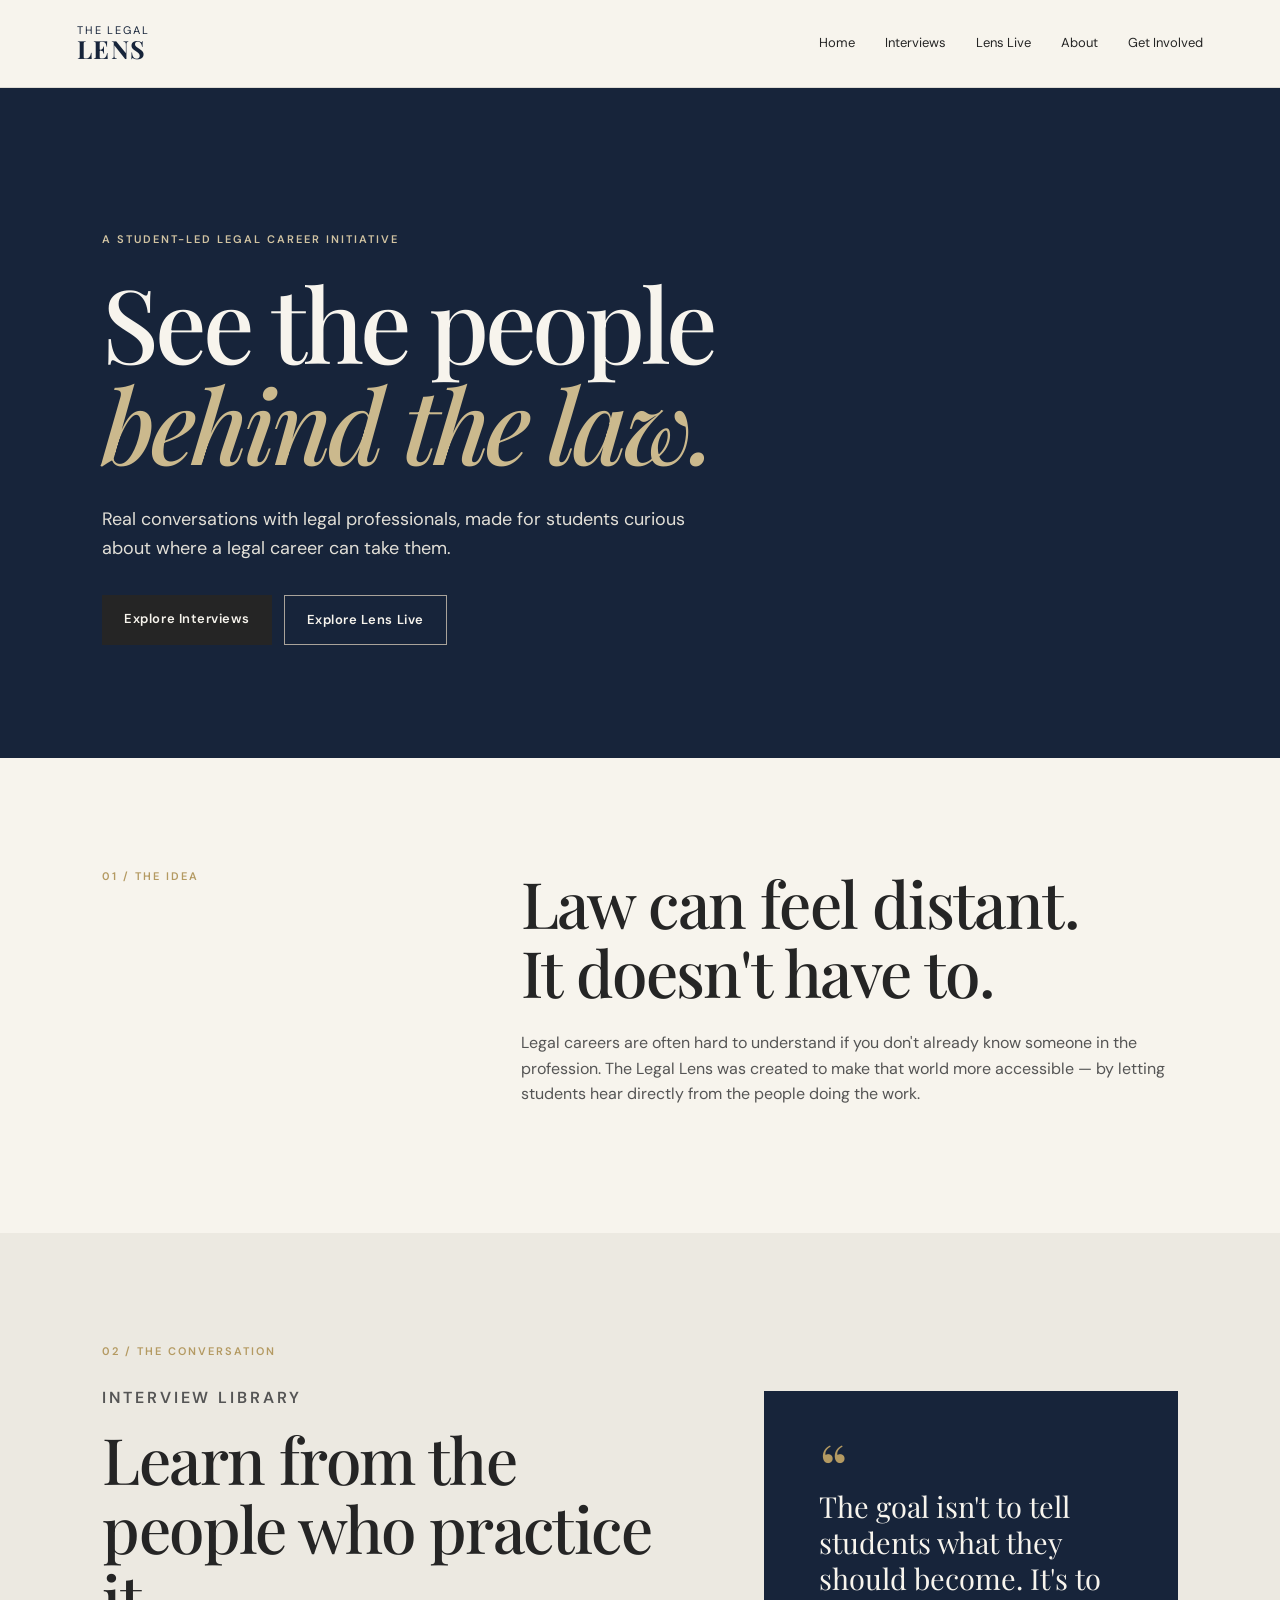
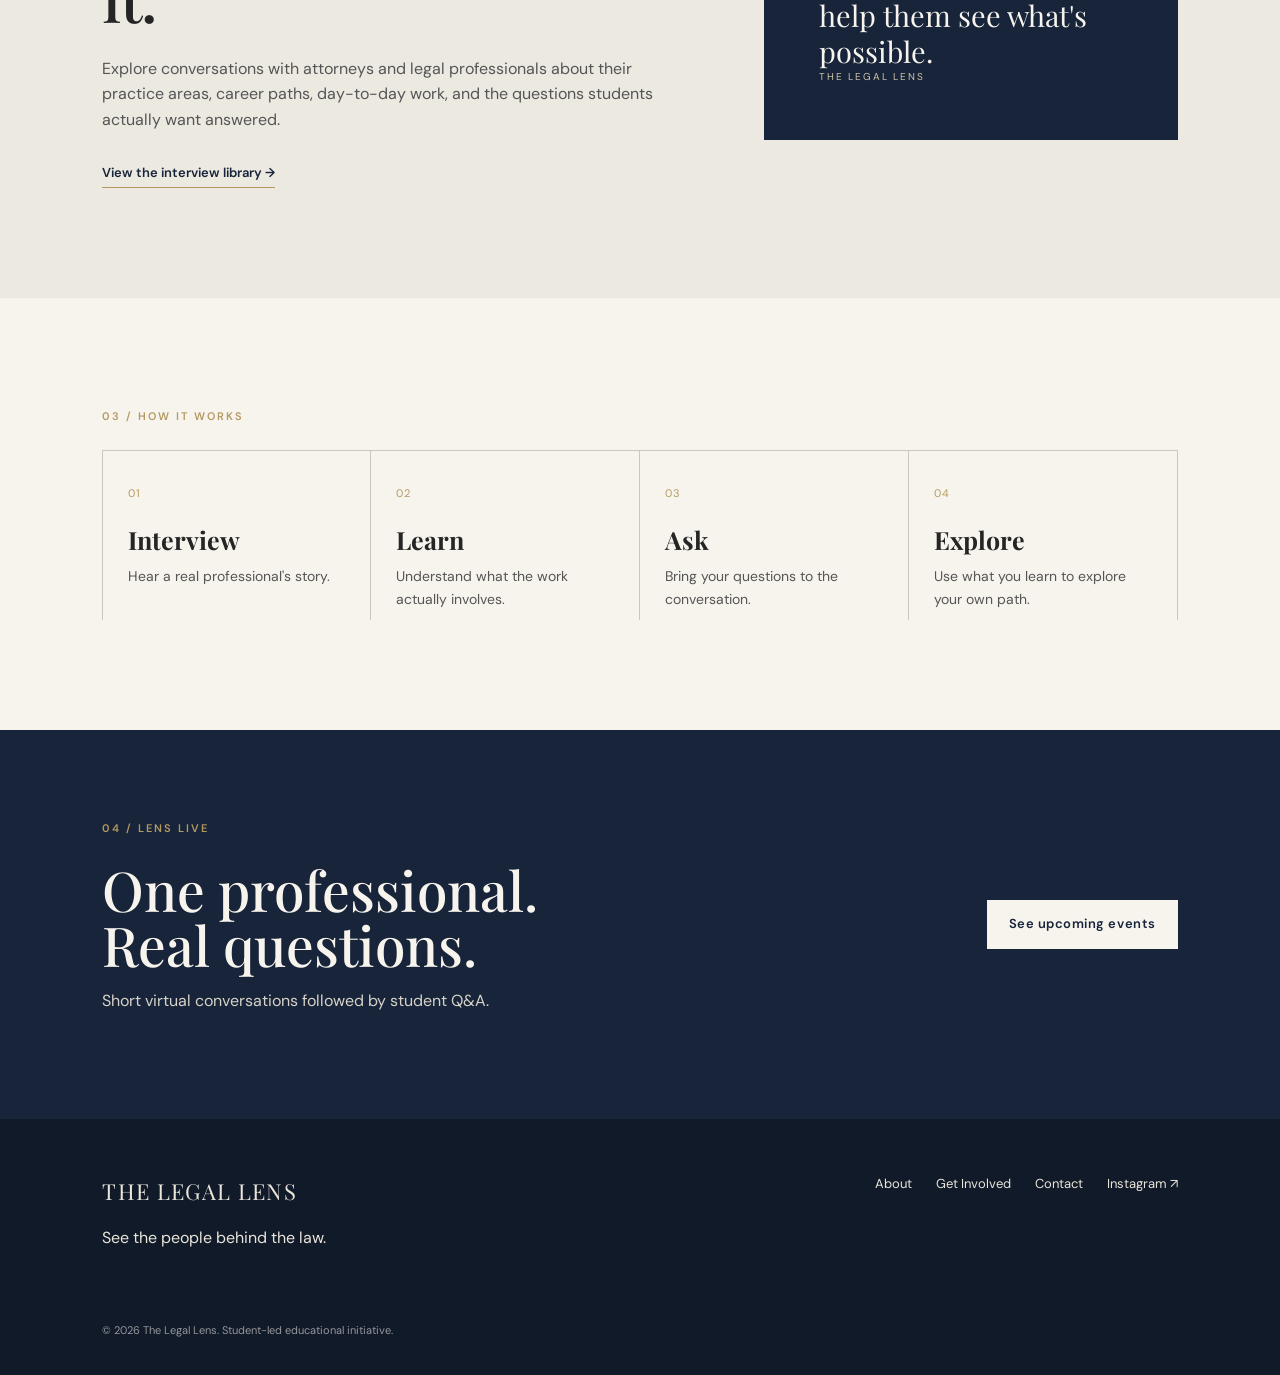
<file: index.html>
<!DOCTYPE html>
<html lang="en">
<head>
  <meta charset="UTF-8">
  <meta name="viewport" content="width=device-width, initial-scale=1.0">
  <meta name="description" content="The Legal Lens — a student-led legal career initiative connecting students with legal professionals through real conversations, career stories, and live Q&As.">
  <title>The Legal Lens | See the people behind the law.</title>
  <link rel="preconnect" href="https://fonts.googleapis.com">
  <link rel="preconnect" href="https://fonts.gstatic.com" crossorigin>
  <link href="https://fonts.googleapis.com/css2?family=DM+Sans:wght@400;500;600&family=Playfair+Display:wght@500;600&display=swap" rel="stylesheet">
  <link rel="stylesheet" href="style.css">
</head>
<body>
<header class="site-header">
  <a class="brand" href="index.html"><span>THE LEGAL</span><strong>LENS</strong></a>
  <button class="menu-btn" aria-label="Open menu">☰</button>
  <nav>
    <a href="index.html">Home</a>
    <a href="interviews.html">Interviews</a>
    <a href="lens-live.html">Lens Live</a>
    <a href="about.html">About</a>
    <a href="get-involved.html">Get Involved</a>
  </nav>
</header>

<main>
<section class="hero">
  <div class="eyebrow">A STUDENT-LED LEGAL CAREER INITIATIVE</div>
  <h1>See the people<br><em>behind the law.</em></h1>
  <p class="hero-copy">Real conversations with legal professionals, made for students curious about where a legal career can take them.</p>
  <div class="hero-actions">
    <a class="button dark" href="interviews.html">Explore Interviews</a>
    <a class="button light" href="lens-live.html">Explore Lens Live</a>
  </div>
</section>

<section class="intro section">
  <div class="section-label">01 / THE IDEA</div>
  <div>
    <h2>Law can feel distant.<br>It doesn't have to.</h2>
    <p>Legal careers are often hard to understand if you don't already know someone in the profession. The Legal Lens was created to make that world more accessible — by letting students hear directly from the people doing the work.</p>
  </div>
</section>

<section class="feature section">
  <div class="feature-copy">
    <div class="section-label">02 / THE CONVERSATION</div>
    <p class="kicker">INTERVIEW LIBRARY</p>
    <h2>Learn from the people who practice it.</h2>
    <p>Explore conversations with attorneys and legal professionals about their practice areas, career paths, day-to-day work, and the questions students actually want answered.</p>
    <a class="text-link" href="interviews.html">View the interview library →</a>
  </div>
  <div class="quote-card">
    <span class="quote-mark">“</span>
    <p>The goal isn't to tell students what they should become. It's to help them see what's possible.</p>
    <span class="quote-source">THE LEGAL LENS</span>
  </div>
</section>

<section class="loop section">
  <div class="section-label">03 / HOW IT WORKS</div>
  <div class="loop-grid">
    <div><span>01</span><h3>Interview</h3><p>Hear a real professional's story.</p></div>
    <div><span>02</span><h3>Learn</h3><p>Understand what the work actually involves.</p></div>
    <div><span>03</span><h3>Ask</h3><p>Bring your questions to the conversation.</p></div>
    <div><span>04</span><h3>Explore</h3><p>Use what you learn to explore your own path.</p></div>
  </div>
</section>

<section class="cta">
  <div>
    <div class="section-label">04 / LENS LIVE</div>
    <h2>One professional.<br>Real questions.</h2>
    <p>Short virtual conversations followed by student Q&A.</p>
  </div>
  <a class="button ivory" href="lens-live.html">See upcoming events</a>
</section>
</main>

<footer>
  <div><span class="footer-brand">THE LEGAL LENS</span><p>See the people behind the law.</p></div>
  <div class="footer-links"><a href="about.html">About</a><a href="get-involved.html">Get Involved</a><a href="mailto:thelegallensinitiative@gmail.com">Contact</a><a href="https://www.instagram.com/" target="_blank" rel="noopener">Instagram ↗</a></div>
  <small>© 2026 The Legal Lens. Student-led educational initiative.</small>
</footer>
<script src="script.js"></script>
</body>
</html>
</file>
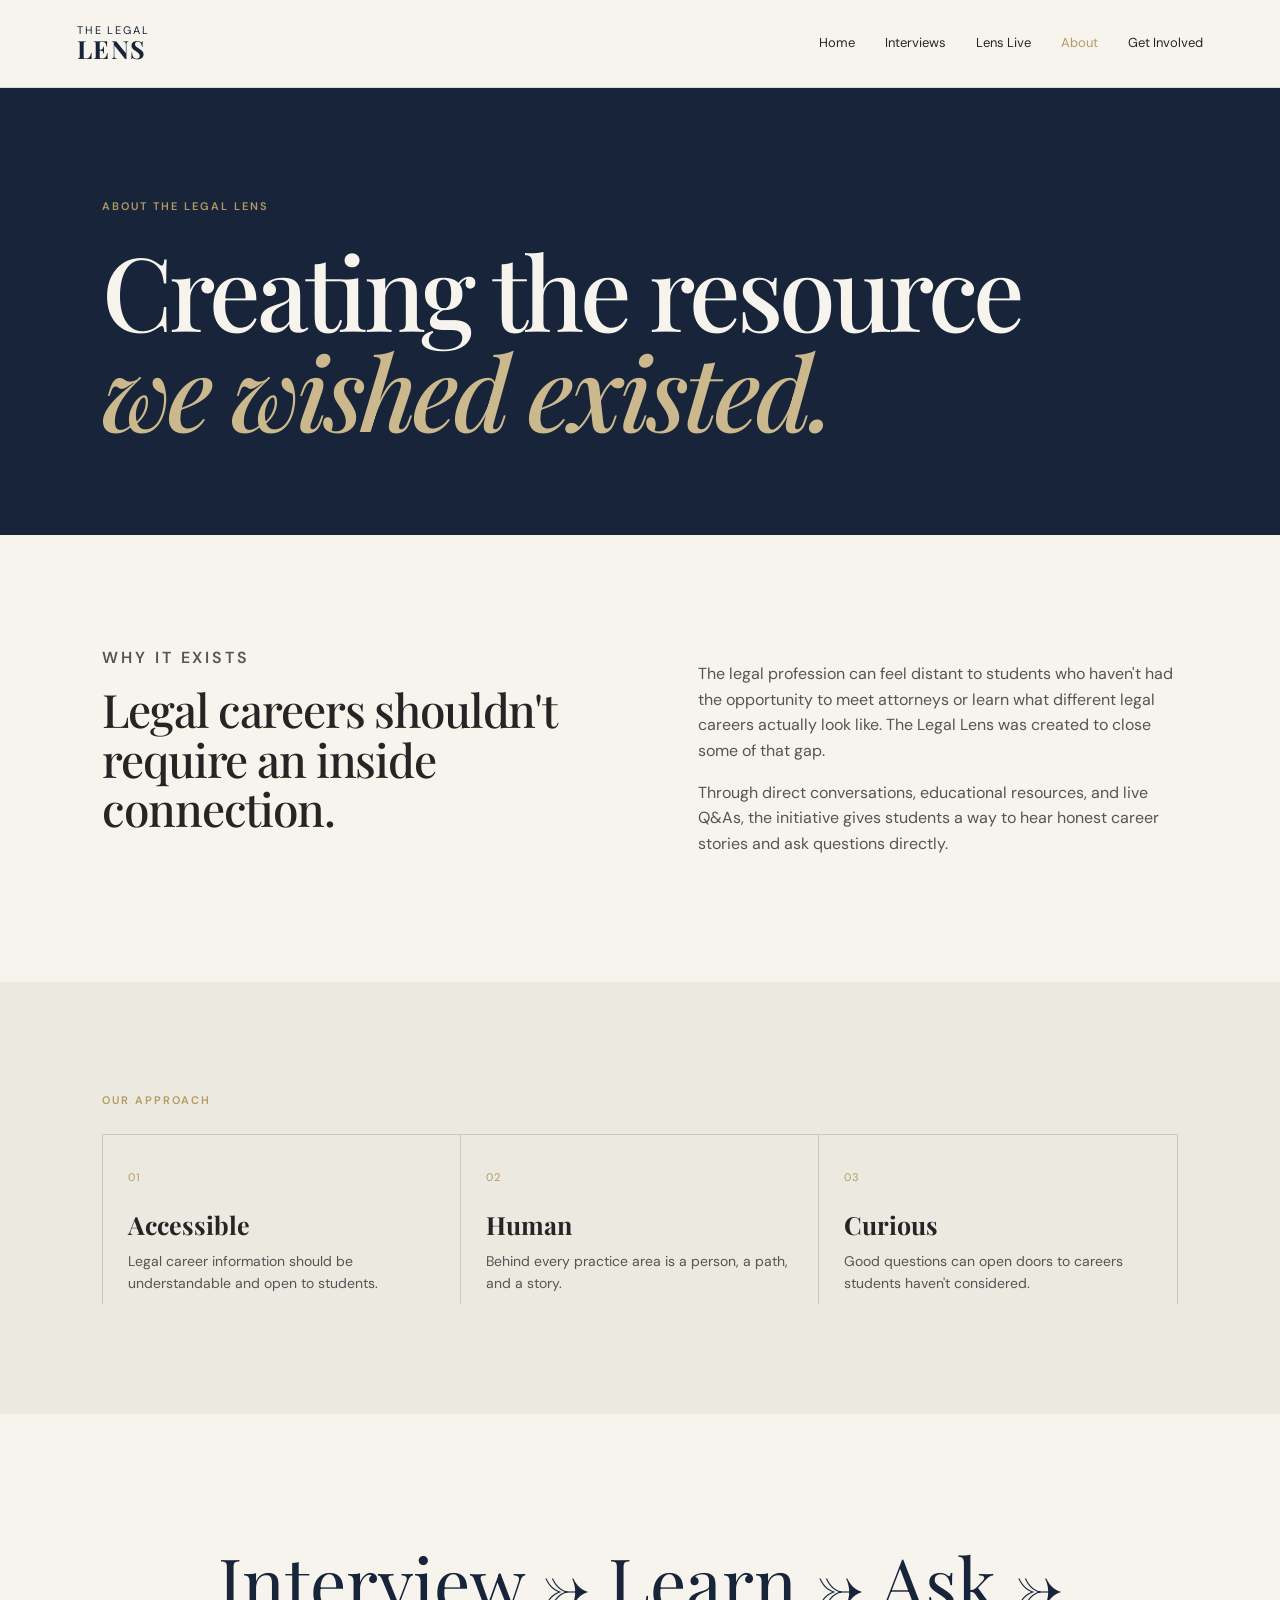
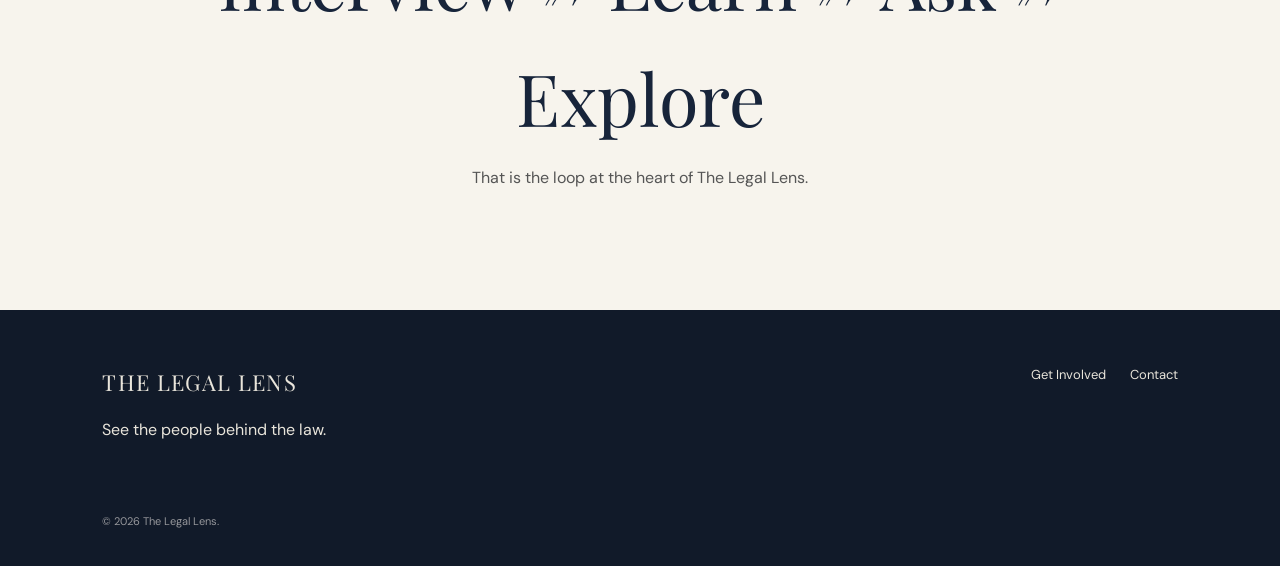
<file: about.html>
<!DOCTYPE html>
<html lang="en">
<head><meta charset="UTF-8"><meta name="viewport" content="width=device-width,initial-scale=1.0"><title>About | The Legal Lens</title><link rel="preconnect" href="https://fonts.googleapis.com"><link rel="preconnect" href="https://fonts.gstatic.com" crossorigin><link href="https://fonts.googleapis.com/css2?family=DM+Sans:wght@400;500;600&family=Playfair+Display:wght@500;600&display=swap" rel="stylesheet"><link rel="stylesheet" href="style.css"></head>
<body>
<header class="site-header"><a class="brand" href="index.html"><span>THE LEGAL</span><strong>LENS</strong></a><button class="menu-btn">☰</button><nav><a href="index.html">Home</a><a href="interviews.html">Interviews</a><a href="lens-live.html">Lens Live</a><a class="active" href="about.html">About</a><a href="get-involved.html">Get Involved</a></nav></header>
<main>
<section class="page-hero"><div class="section-label">ABOUT THE LEGAL LENS</div><h1>Creating the resource<br><em>we wished existed.</em></h1></section>
<section class="section two-col"><div><p class="kicker">WHY IT EXISTS</p><h2>Legal careers shouldn't require an inside connection.</h2></div><div><p>The legal profession can feel distant to students who haven't had the opportunity to meet attorneys or learn what different legal careers actually look like. The Legal Lens was created to close some of that gap.</p><p>Through direct conversations, educational resources, and live Q&As, the initiative gives students a way to hear honest career stories and ask questions directly.</p></div></section>
<section class="section manifesto"><div class="section-label">OUR APPROACH</div><div class="manifesto-grid"><div><span>01</span><h3>Accessible</h3><p>Legal career information should be understandable and open to students.</p></div><div><span>02</span><h3>Human</h3><p>Behind every practice area is a person, a path, and a story.</p></div><div><span>03</span><h3>Curious</h3><p>Good questions can open doors to careers students haven't considered.</p></div></div></section>
<section class="section"><div class="pullquote">Interview → Learn → Ask → Explore</div><p class="center-copy">That is the loop at the heart of The Legal Lens.</p></section>
</main>
<footer><div><span class="footer-brand">THE LEGAL LENS</span><p>See the people behind the law.</p></div><div class="footer-links"><a href="get-involved.html">Get Involved</a><a href="mailto:thelegallensinitiative@gmail.com">Contact</a></div><small>© 2026 The Legal Lens.</small></footer><script src="script.js"></script></body></html>
</file>
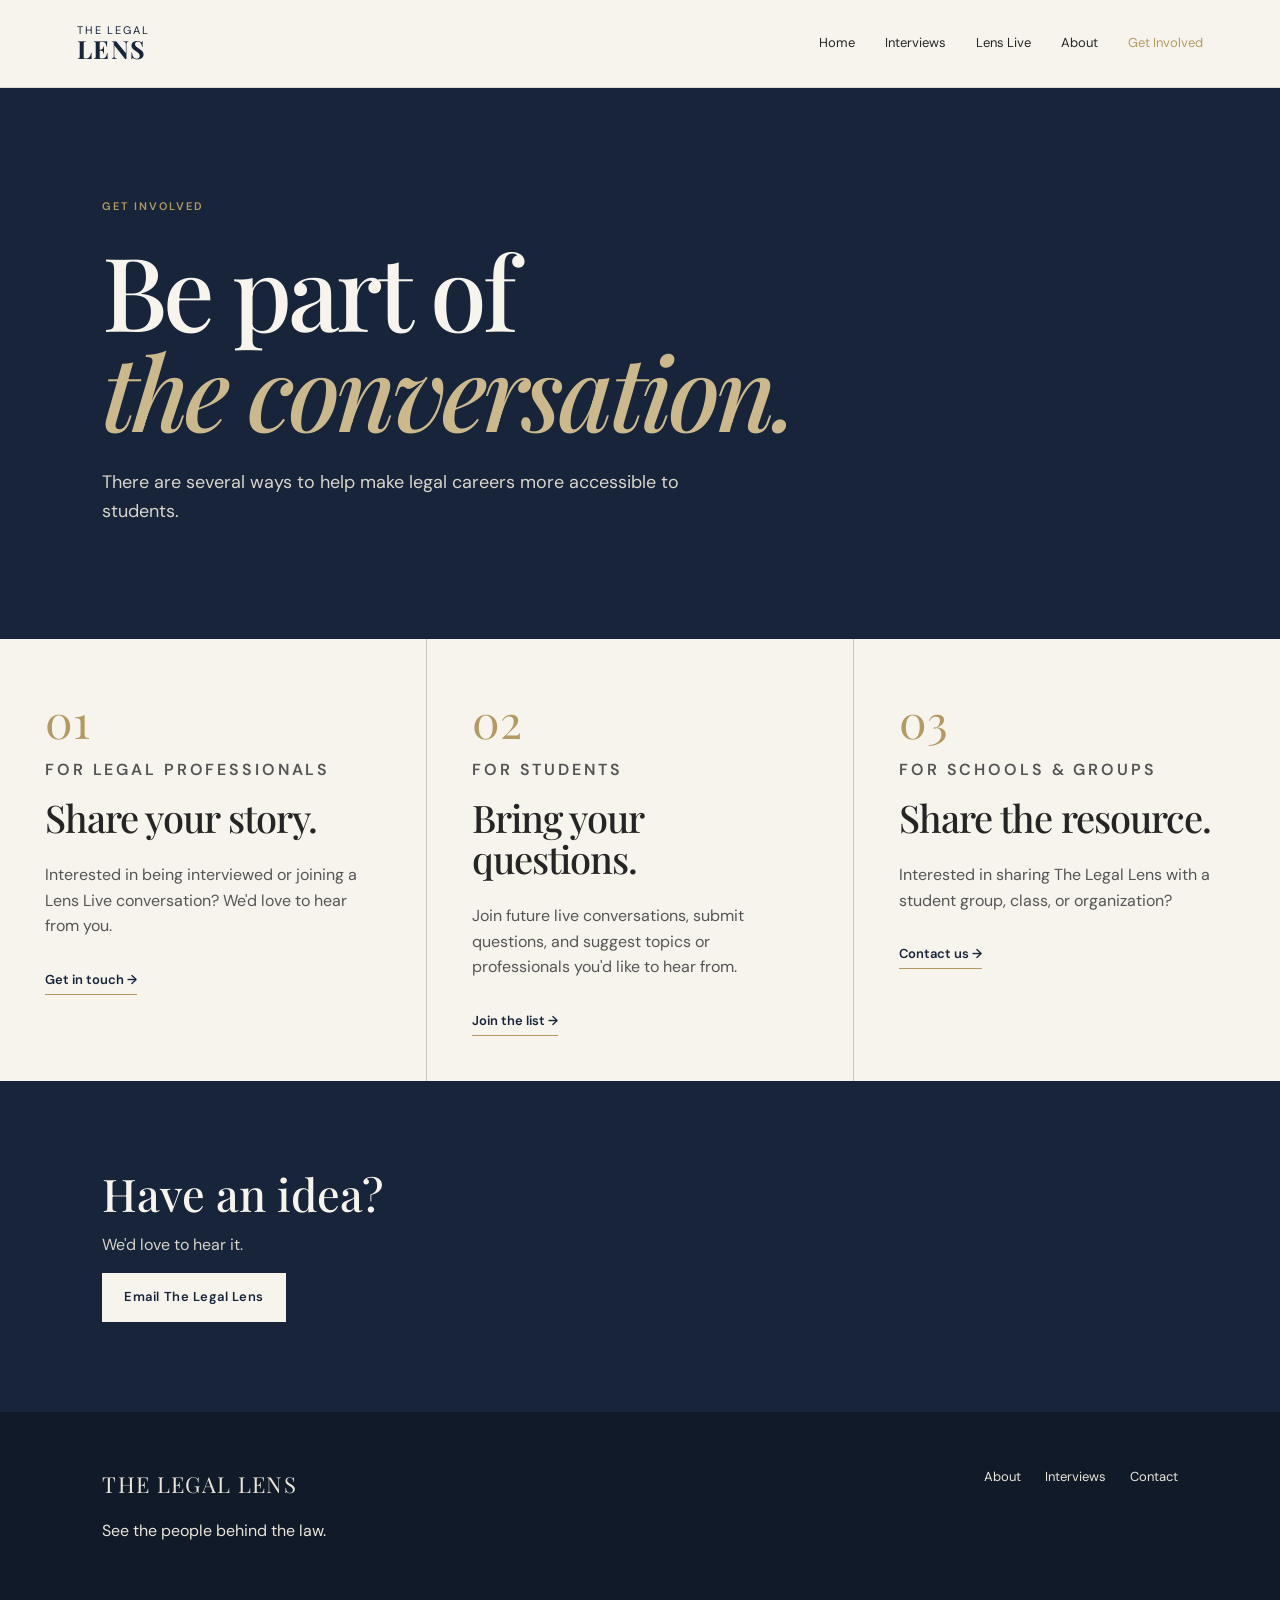
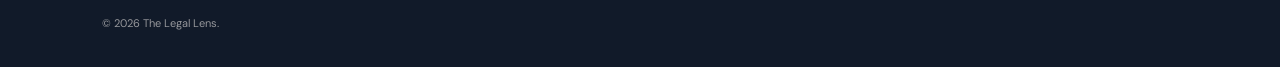
<file: get-involved.html>
<!DOCTYPE html>
<html lang="en">
<head><meta charset="UTF-8"><meta name="viewport" content="width=device-width,initial-scale=1.0"><title>Get Involved | The Legal Lens</title><link rel="preconnect" href="https://fonts.googleapis.com"><link rel="preconnect" href="https://fonts.gstatic.com" crossorigin><link href="https://fonts.googleapis.com/css2?family=DM+Sans:wght@400;500;600&family=Playfair+Display:wght@500;600&display=swap" rel="stylesheet"><link rel="stylesheet" href="style.css"></head>
<body>
<header class="site-header"><a class="brand" href="index.html"><span>THE LEGAL</span><strong>LENS</strong></a><button class="menu-btn">☰</button><nav><a href="index.html">Home</a><a href="interviews.html">Interviews</a><a href="lens-live.html">Lens Live</a><a href="about.html">About</a><a class="active" href="get-involved.html">Get Involved</a></nav></header>
<main>
<section class="page-hero"><div class="section-label">GET INVOLVED</div><h1>Be part of<br><em>the conversation.</em></h1><p>There are several ways to help make legal careers more accessible to students.</p></section>
<section class="section involvement-grid">
<article><span class="card-num">01</span><p class="kicker">FOR LEGAL PROFESSIONALS</p><h2>Share your story.</h2><p>Interested in being interviewed or joining a Lens Live conversation? We'd love to hear from you.</p><a class="text-link" href="mailto:thelegallensinitiative@gmail.com?subject=Legal%20Lens%20Professional%20Interest">Get in touch →</a></article>
<article><span class="card-num">02</span><p class="kicker">FOR STUDENTS</p><h2>Bring your questions.</h2><p>Join future live conversations, submit questions, and suggest topics or professionals you'd like to hear from.</p><a class="text-link" href="mailto:thelegallensinitiative@gmail.com?subject=Legal%20Lens%20Student%20Interest">Join the list →</a></article>
<article><span class="card-num">03</span><p class="kicker">FOR SCHOOLS & GROUPS</p><h2>Share the resource.</h2><p>Interested in sharing The Legal Lens with a student group, class, or organization?</p><a class="text-link" href="mailto:thelegallensinitiative@gmail.com?subject=Legal%20Lens%20School%20Interest">Contact us →</a></article>
</section>
<section class="cta small-cta"><h2>Have an idea?</h2><p>We'd love to hear it.</p><a class="button ivory" href="mailto:thelegallensinitiative@gmail.com">Email The Legal Lens</a></section>
</main>
<footer><div><span class="footer-brand">THE LEGAL LENS</span><p>See the people behind the law.</p></div><div class="footer-links"><a href="about.html">About</a><a href="interviews.html">Interviews</a><a href="mailto:thelegallensinitiative@gmail.com">Contact</a></div><small>© 2026 The Legal Lens.</small></footer><script src="script.js"></script></body></html>
</file>
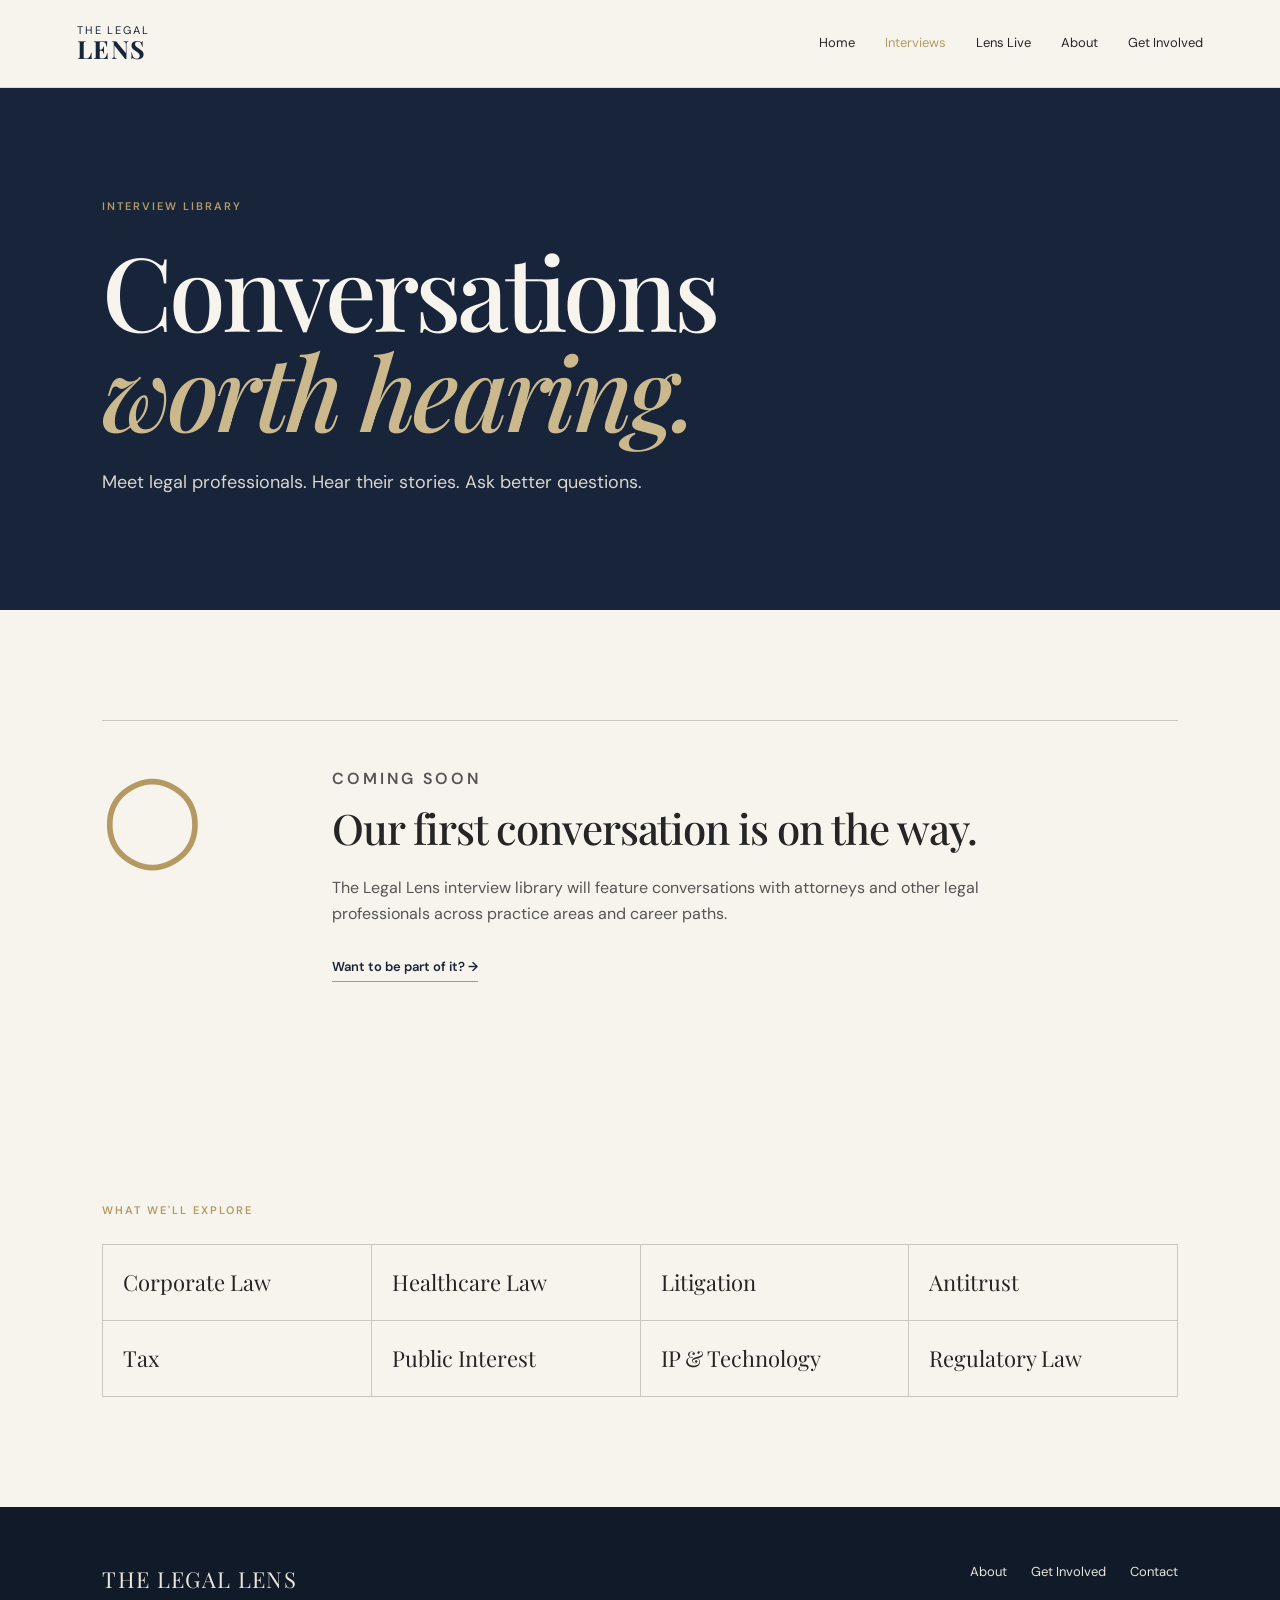
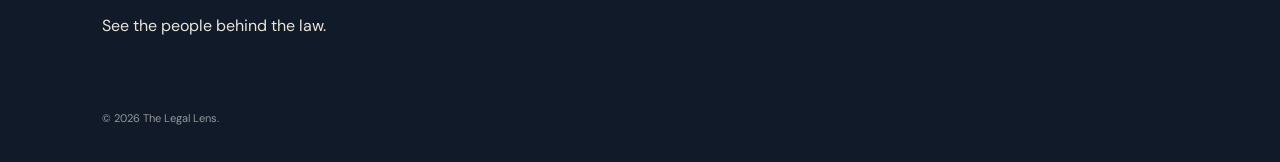
<file: interviews.html>
<!DOCTYPE html>
<html lang="en">
<head><meta charset="UTF-8"><meta name="viewport" content="width=device-width,initial-scale=1.0"><meta name="description" content="The Legal Lens interview library."><title>Interviews | The Legal Lens</title><link rel="preconnect" href="https://fonts.googleapis.com"><link rel="preconnect" href="https://fonts.gstatic.com" crossorigin><link href="https://fonts.googleapis.com/css2?family=DM+Sans:wght@400;500;600&family=Playfair+Display:wght@500;600&display=swap" rel="stylesheet"><link rel="stylesheet" href="style.css"></head>
<body>
<header class="site-header"><a class="brand" href="index.html"><span>THE LEGAL</span><strong>LENS</strong></a><button class="menu-btn">☰</button><nav><a href="index.html">Home</a><a class="active" href="interviews.html">Interviews</a><a href="lens-live.html">Lens Live</a><a href="about.html">About</a><a href="get-involved.html">Get Involved</a></nav></header>
<main>
<section class="page-hero"><div class="section-label">INTERVIEW LIBRARY</div><h1>Conversations<br><em>worth hearing.</em></h1><p>Meet legal professionals. Hear their stories. Ask better questions.</p></section>
<section class="section">
<div class="empty-state"><div class="empty-icon">◯</div><div><p class="kicker">COMING SOON</p><h2>Our first conversation is on the way.</h2><p>The Legal Lens interview library will feature conversations with attorneys and other legal professionals across practice areas and career paths.</p><a class="text-link" href="get-involved.html">Want to be part of it? →</a></div></div>
</section>
<section class="section topic-section"><div class="section-label">WHAT WE'LL EXPLORE</div><div class="topic-grid"><span>Corporate Law</span><span>Healthcare Law</span><span>Litigation</span><span>Antitrust</span><span>Tax</span><span>Public Interest</span><span>IP & Technology</span><span>Regulatory Law</span></div></section>
</main>
<footer><div><span class="footer-brand">THE LEGAL LENS</span><p>See the people behind the law.</p></div><div class="footer-links"><a href="about.html">About</a><a href="get-involved.html">Get Involved</a><a href="mailto:thelegallensinitiative@gmail.com">Contact</a></div><small>© 2026 The Legal Lens.</small></footer><script src="script.js"></script></body></html>
</file>
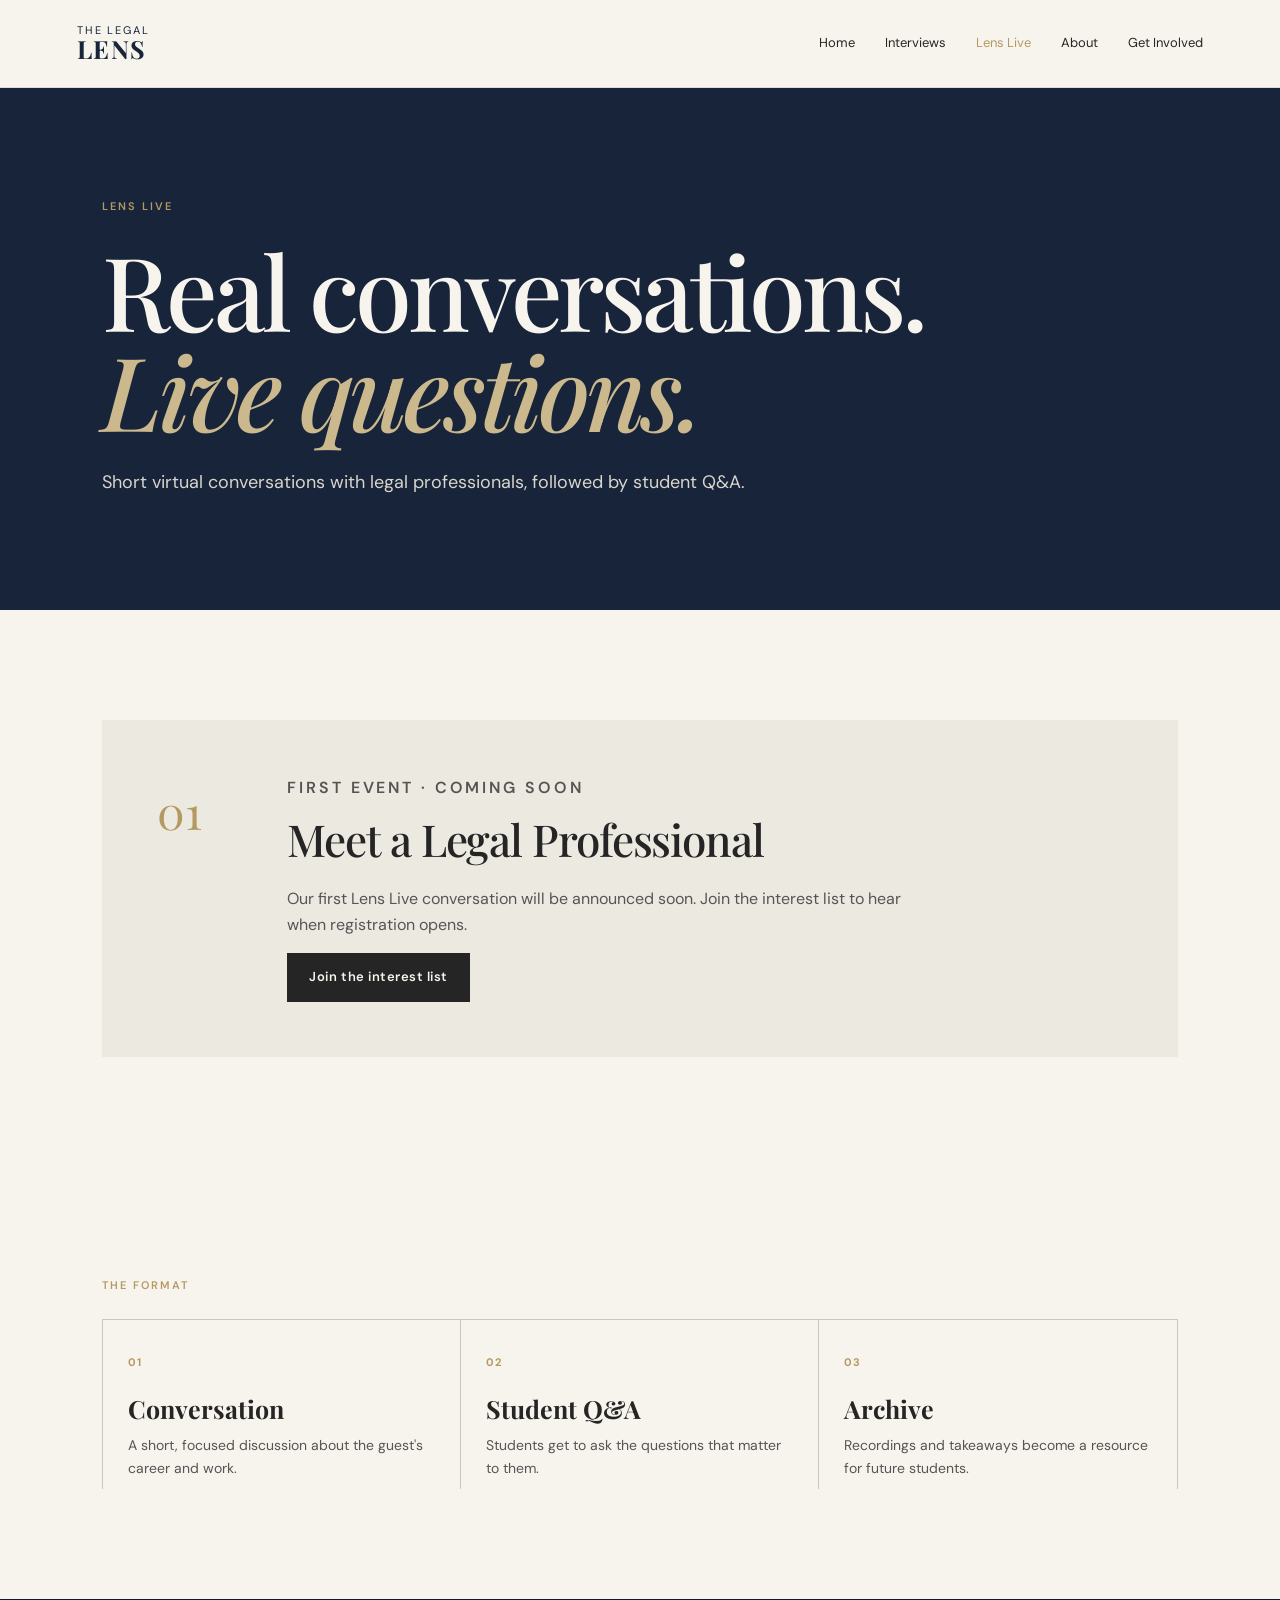
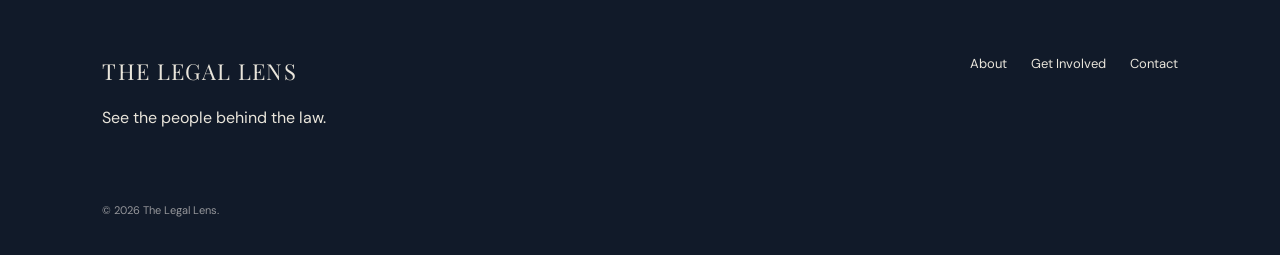
<file: lens-live.html>
<!DOCTYPE html>
<html lang="en">
<head><meta charset="UTF-8"><meta name="viewport" content="width=device-width,initial-scale=1.0"><title>Lens Live | The Legal Lens</title><link rel="preconnect" href="https://fonts.googleapis.com"><link rel="preconnect" href="https://fonts.gstatic.com" crossorigin><link href="https://fonts.googleapis.com/css2?family=DM+Sans:wght@400;500;600&family=Playfair+Display:wght@500;600&display=swap" rel="stylesheet"><link rel="stylesheet" href="style.css"></head>
<body>
<header class="site-header"><a class="brand" href="index.html"><span>THE LEGAL</span><strong>LENS</strong></a><button class="menu-btn">☰</button><nav><a href="index.html">Home</a><a href="interviews.html">Interviews</a><a class="active" href="lens-live.html">Lens Live</a><a href="about.html">About</a><a href="get-involved.html">Get Involved</a></nav></header>
<main>
<section class="page-hero"><div class="section-label">LENS LIVE</div><h1>Real conversations.<br><em>Live questions.</em></h1><p>Short virtual conversations with legal professionals, followed by student Q&A.</p></section>
<section class="section"><div class="event-card"><div class="event-number">01</div><div><p class="kicker">FIRST EVENT · COMING SOON</p><h2>Meet a Legal Professional</h2><p>Our first Lens Live conversation will be announced soon. Join the interest list to hear when registration opens.</p><a class="button dark" href="get-involved.html">Join the interest list</a></div></div></section>
<section class="section"><div class="section-label">THE FORMAT</div><div class="format-grid"><div><b>01</b><h3>Conversation</h3><p>A short, focused discussion about the guest's career and work.</p></div><div><b>02</b><h3>Student Q&A</h3><p>Students get to ask the questions that matter to them.</p></div><div><b>03</b><h3>Archive</h3><p>Recordings and takeaways become a resource for future students.</p></div></div></section>
</main>
<footer><div><span class="footer-brand">THE LEGAL LENS</span><p>See the people behind the law.</p></div><div class="footer-links"><a href="about.html">About</a><a href="get-involved.html">Get Involved</a><a href="mailto:thelegallensinitiative@gmail.com">Contact</a></div><small>© 2026 The Legal Lens.</small></footer><script src="script.js"></script></body></html>
</file>
<file: style.css>
:root{--navy:#17243a;--ivory:#f7f4ed;--gold:#b49a62;--ink:#252525;--gray:#e6e3dc;--white:#fff;--serif:"Playfair Display",Georgia,serif;--sans:"DM Sans",Arial,sans-serif}*{box-sizing:border-box}html{scroll-behavior:smooth}body{margin:0;background:var(--ivory);color:var(--ink);font-family:var(--sans);line-height:1.6}.site-header{height:88px;display:flex;align-items:center;justify-content:space-between;padding:0 6vw;border-bottom:1px solid #dedbd4;background:rgba(247,244,237,.96);position:sticky;top:0;z-index:10}.brand{color:var(--navy);text-decoration:none;display:flex;flex-direction:column;font-size:11px;letter-spacing:.17em;line-height:1.05}.brand strong{font-family:var(--serif);font-size:25px;letter-spacing:.06em}.site-header nav{display:flex;gap:30px}.site-header nav a,.footer-links a{color:var(--ink);text-decoration:none;font-size:13px}.site-header nav a:hover,.site-header nav a.active{color:var(--gold)}.menu-btn{display:none;background:none;border:0;font-size:24px}.hero{min-height:670px;padding:130px 8vw 100px;background:var(--navy);color:var(--ivory);display:flex;flex-direction:column;justify-content:center}.eyebrow,.section-label,.kicker{font-size:11px;letter-spacing:.18em;font-weight:600}.eyebrow{color:#d2c4a2;margin-bottom:24px}.hero h1,.page-hero h1{font-family:var(--serif);font-size:clamp(54px,8vw,104px);font-weight:500;line-height:.98;margin:0;letter-spacing:-.04em}.hero h1 em,.page-hero h1 em{color:#cbb98d;font-style:italic}.hero-copy{max-width:610px;font-size:18px;color:#e2dfd7;margin:32px 0}.hero-actions{display:flex;gap:12px;flex-wrap:wrap}.button{display:inline-block;padding:14px 22px;text-decoration:none;font-size:13px;font-weight:600;letter-spacing:.04em}.button.dark{background:var(--ink);color:var(--ivory)}.button.light{border:1px solid #a9a39a;color:var(--ivory)}.button.ivory{background:var(--ivory);color:var(--navy)}.section{padding:110px 8vw}.intro{display:grid;grid-template-columns:1fr 2fr;gap:7vw}.section-label{color:var(--gold);margin-bottom:24px}.section h2{font-family:var(--serif);font-size:clamp(36px,5vw,65px);line-height:1.08;font-weight:500;margin:0 0 24px;letter-spacing:-.025em}.section p{max-width:650px;color:#555;font-size:16px}.feature{background:#ece9e1;display:grid;grid-template-columns:1.15fr .85fr;gap:8vw;align-items:center}.kicker{color:var(--gold);margin:0 0 14px}.text-link{display:inline-block;color:var(--navy);font-size:13px;font-weight:600;text-decoration:none;border-bottom:1px solid var(--gold);padding-bottom:3px;margin-top:15px}.quote-card{background:var(--navy);color:var(--ivory);padding:55px;min-height:300px;display:flex;flex-direction:column;justify-content:space-between}.quote-card p{font-family:var(--serif);font-size:29px;line-height:1.25;color:var(--ivory);margin:0}.quote-mark{font-family:var(--serif);font-size:70px;color:var(--gold);line-height:.6}.quote-source{font-size:10px;letter-spacing:.18em;color:#cfc5ab}.loop-grid,.format-grid,.manifesto-grid{display:grid;grid-template-columns:repeat(4,1fr);border-top:1px solid #ccc7bd}.loop-grid>div,.format-grid>div,.manifesto-grid>div{padding:28px 25px 10px;border-right:1px solid #ccc7bd}.loop-grid>div:first-child,.format-grid>div:first-child,.manifesto-grid>div:first-child{border-left:1px solid #ccc7bd}.loop-grid span,.manifesto-grid span,.format-grid b{color:var(--gold);font-size:11px;letter-spacing:.1em}.loop-grid h3,.format-grid h3,.manifesto-grid h3{font-family:var(--serif);font-size:25px;margin:16px 0 5px}.loop-grid p,.format-grid p,.manifesto-grid p{font-size:14px;margin:0}.cta{background:var(--navy);color:var(--ivory);padding:90px 8vw;display:flex;justify-content:space-between;align-items:center;gap:30px}.cta h2{font-family:var(--serif);font-size:55px;line-height:1;margin:0 0 15px;font-weight:500}.cta p{color:#d7d3c9}.page-hero{padding:110px 8vw 95px;background:var(--navy);color:var(--ivory)}.page-hero p{max-width:650px;font-size:18px;color:#d9d5cc;margin-top:28px}.empty-state{display:grid;grid-template-columns:180px 1fr;gap:50px;align-items:start;border-top:1px solid #ccc7bd;padding-top:45px}.empty-icon{font-size:90px;font-family:var(--serif);color:var(--gold);line-height:1}.empty-state h2{font-size:42px}.topic-grid{display:grid;grid-template-columns:repeat(4,1fr);border-top:1px solid #ccc7bd;border-left:1px solid #ccc7bd}.topic-grid span{padding:20px;border-right:1px solid #ccc7bd;border-bottom:1px solid #ccc7bd;font-family:var(--serif);font-size:22px}.event-card{background:#ece9e1;padding:55px;display:grid;grid-template-columns:100px 1fr;gap:30px}.event-number,.card-num{font-family:var(--serif);font-size:46px;color:var(--gold)}.event-card h2{font-size:44px}.format-grid,.manifesto-grid{grid-template-columns:repeat(3,1fr)}.two-col{display:grid;grid-template-columns:1fr 1fr;gap:9vw}.two-col h2{font-size:46px}.manifesto{background:#ece9e1}.pullquote{text-align:center;font-family:var(--serif);font-size:clamp(38px,6vw,72px);color:var(--navy)}.center-copy{text-align:center;margin:10px auto}.involvement-grid{display:grid;grid-template-columns:repeat(3,1fr);gap:1px;background:#ccc7bd;padding:0}.involvement-grid article{background:var(--ivory);padding:45px}.involvement-grid h2{font-size:38px}.small-cta{display:block}.small-cta h2{font-size:45px}footer{padding:55px 8vw 35px;background:#111a29;color:#e9e5db;display:grid;grid-template-columns:1fr 1fr;gap:30px}.footer-brand{font-family:var(--serif);font-size:22px;letter-spacing:.06em}.footer-links{display:flex;justify-content:flex-end;gap:24px}.footer-links a{color:#e9e5db}.footer-links a:hover{color:#cbb98d}footer small{grid-column:1/-1;color:#96979b;font-size:11px;margin-top:25px}@media(max-width:800px){.site-header{height:72px}.site-header nav{display:none;position:absolute;top:72px;left:0;right:0;background:var(--ivory);padding:20px 8vw;flex-direction:column;gap:15px;border-bottom:1px solid #ddd}.site-header nav.open{display:flex}.menu-btn{display:block}.hero{min-height:620px;padding:90px 8vw}.section,.page-hero{padding:75px 8vw}.intro,.feature,.two-col{grid-template-columns:1fr;gap:35px}.loop-grid,.format-grid,.manifesto-grid,.topic-grid,.involvement-grid{grid-template-columns:1fr 1fr}.loop-grid>div:nth-child(odd),.format-grid>div:nth-child(odd),.manifesto-grid>div:nth-child(odd){border-left:1px solid #ccc7bd}.quote-card{padding:38px}.cta{padding:70px 8vw;display:block}.cta .button{margin-top:20px}.empty-state{grid-template-columns:1fr;gap:20px}.event-card{grid-template-columns:1fr}.event-number{font-size:35px}footer{grid-template-columns:1fr}.footer-links{justify-content:flex-start;flex-wrap:wrap}footer small{grid-column:1}.involvement-grid article{padding:35px 25px}}@media(max-width:520px){.loop-grid,.format-grid,.manifesto-grid,.topic-grid,.involvement-grid{grid-template-columns:1fr}.loop-grid>div,.format-grid>div,.manifesto-grid>div{border-left:1px solid #ccc7bd}.hero h1,.page-hero h1{font-size:54px}.hero-copy{font-size:16px}.section h2{font-size:39px}.footer-links{display:grid;grid-template-columns:1fr 1fr}.topic-grid span{font-size:19px}}
</file>
